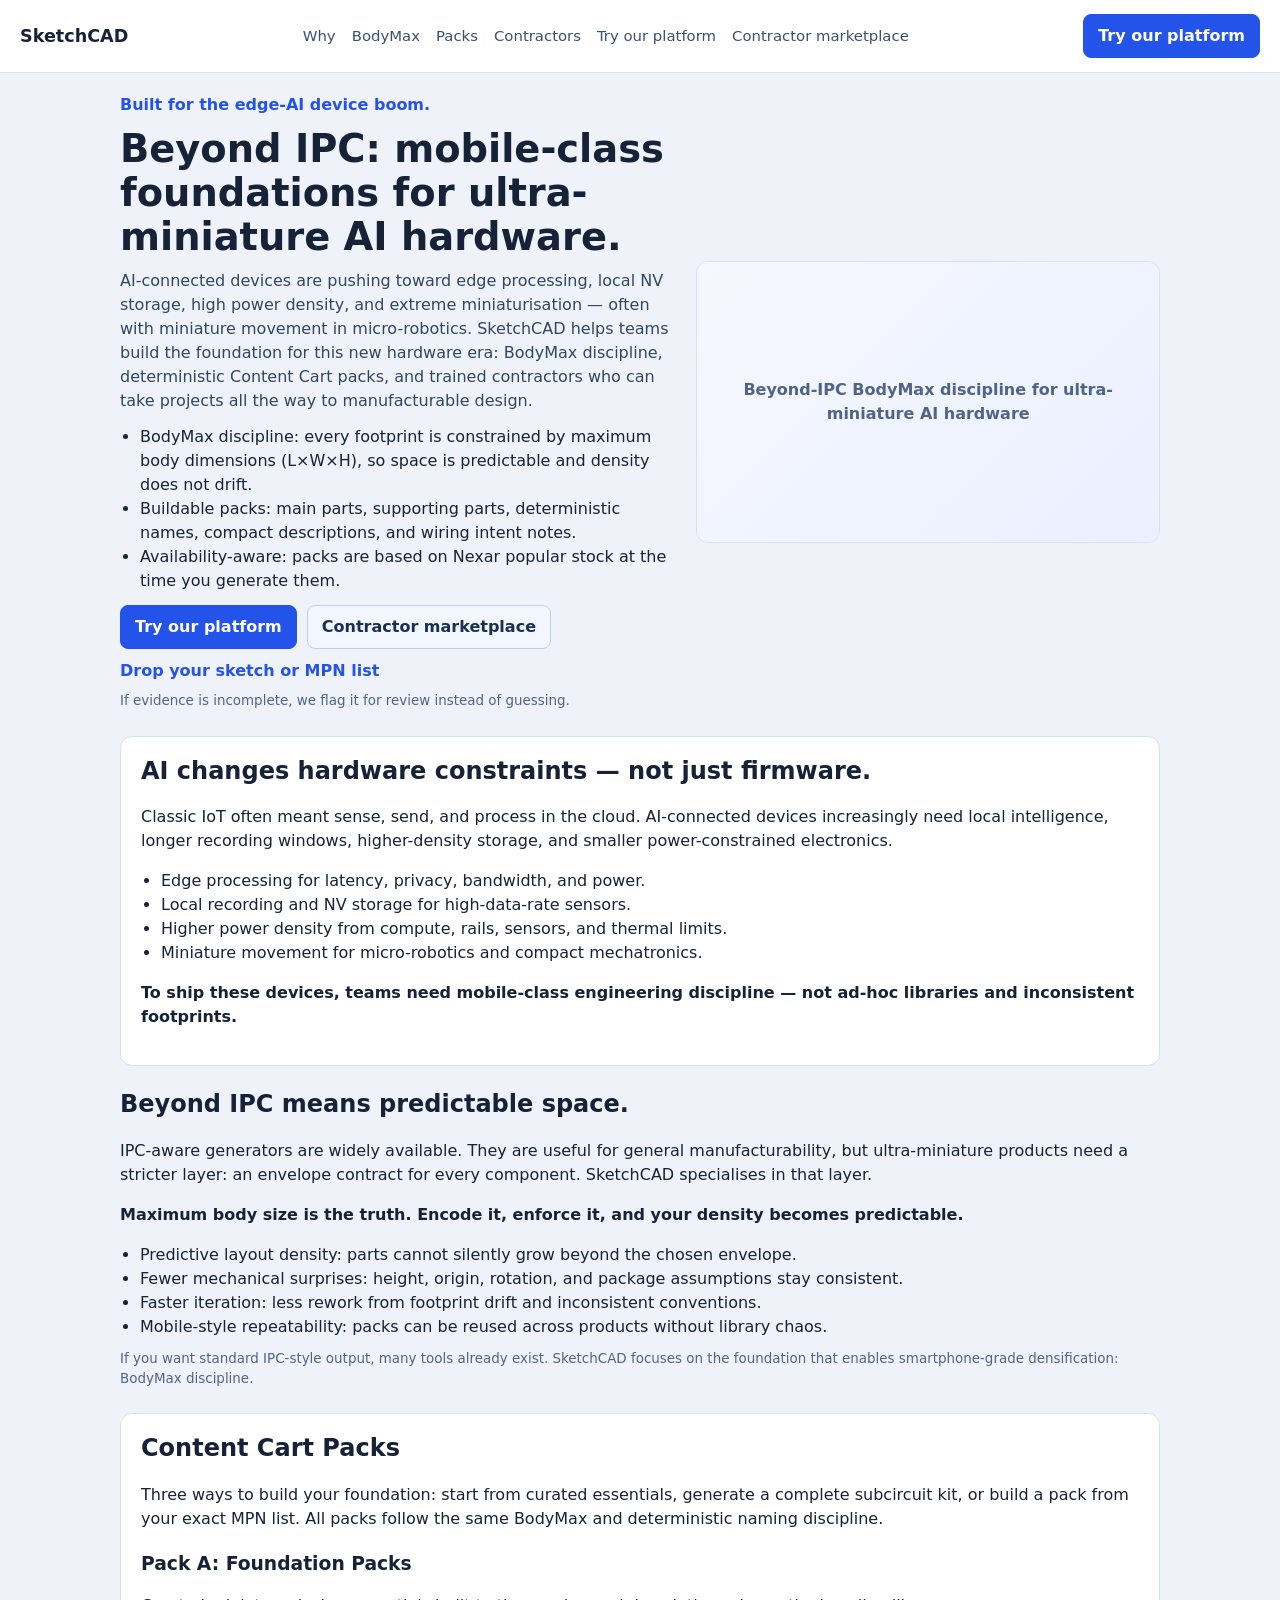
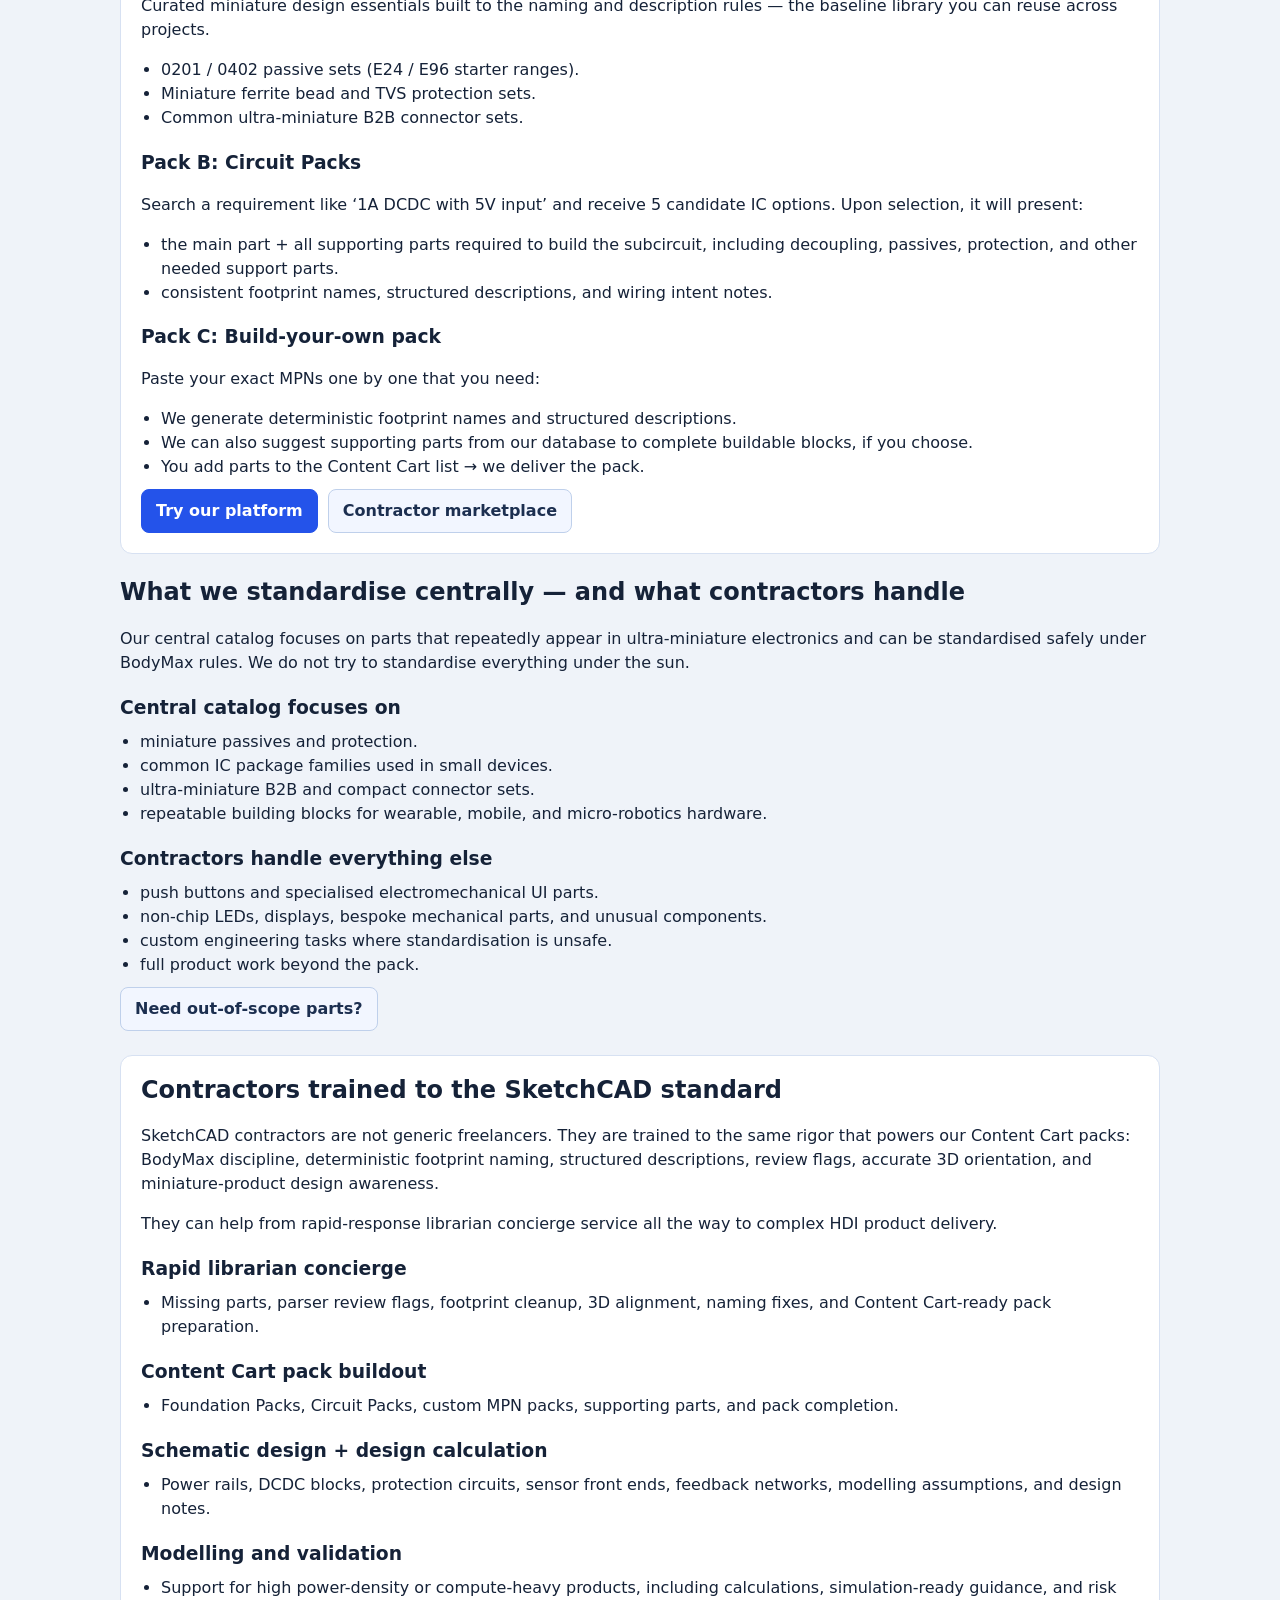
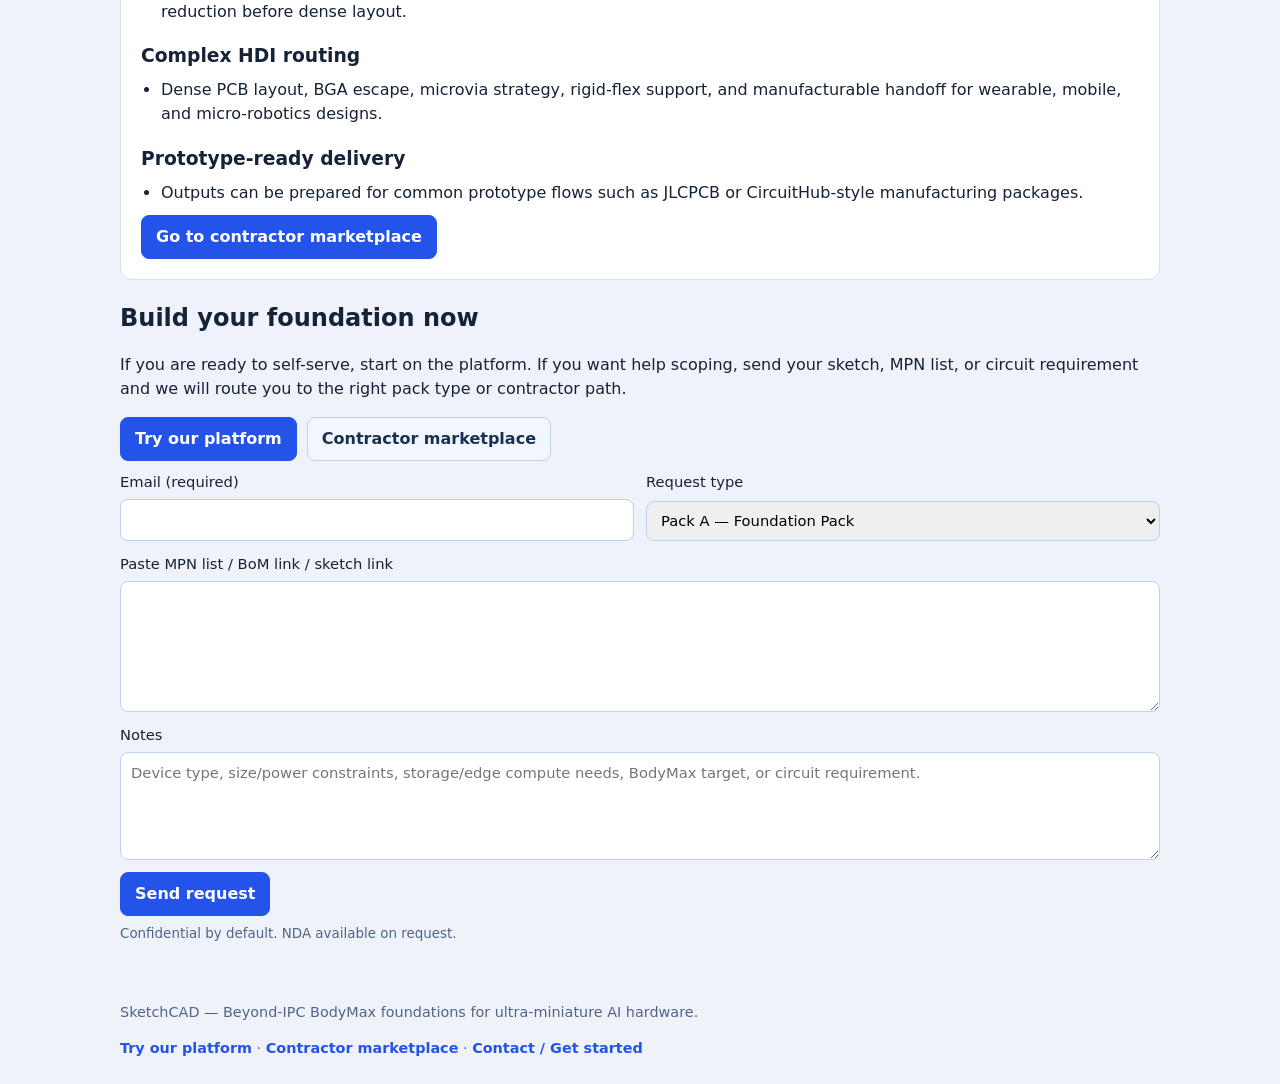
<file: index.html>
<!doctype html>
<html lang="en">
  <head>
    <meta charset="UTF-8" />
    <meta name="viewport" content="width=device-width, initial-scale=1.0" />
    <title>SketchCAD — Beyond-IPC foundations for ultra-miniature AI hardware</title>
    <meta
      name="description"
      content="Mobile-class hardware foundations for edge-AI devices. Build Content Cart packs with BodyMax discipline, deterministic footprint naming, Nexar-based availability signals, and trained Altium contractors."
    />
    <link rel="stylesheet" href="styles.css" />
  </head>
  <body>
    <header class="topbar">
      <a href="#" class="logo">SketchCAD</a>
      <nav class="nav-links">
        <a href="#why">Why</a>
        <a href="#bodymax">BodyMax</a>
        <a href="#packs">Packs</a>
        <a href="#contractors">Contractors</a>
        <a data-platform-link href="https://bomparser.netlify.app/" target="_blank" rel="noreferrer">Try our platform</a>
        <a data-marketplace-link href="/marketplace">Contractor marketplace</a>
      </nav>
      <a class="btn btn-primary" data-platform-link href="https://bomparser.netlify.app/" target="_blank" rel="noreferrer">Try our platform</a>
    </header>

    <main>
      <section class="hero section">
        <div class="hero-copy">
          <p class="eyebrow">Built for the edge-AI device boom.</p>
          <h1>Beyond IPC: mobile-class foundations for ultra-miniature AI hardware.</h1>
          <p class="lead">
            AI-connected devices are pushing toward edge processing, local NV storage, high power density, and extreme miniaturisation — often with miniature movement in micro-robotics. SketchCAD helps teams build the foundation for this new hardware era: BodyMax discipline, deterministic Content Cart packs, and trained contractors who can take projects all the way to manufacturable design.
          </p>
          <ul>
            <li>BodyMax discipline: every footprint is constrained by maximum body dimensions (L×W×H), so space is predictable and density does not drift.</li>
            <li>Buildable packs: main parts, supporting parts, deterministic names, compact descriptions, and wiring intent notes.</li>
            <li>Availability-aware: packs are based on Nexar popular stock at the time you generate them.</li>
          </ul>
          <div class="hero-cta two-cta">
            <a class="btn btn-primary" data-platform-link href="https://bomparser.netlify.app/" target="_blank" rel="noreferrer">Try our platform</a>
            <a class="btn btn-secondary" data-marketplace-link href="/marketplace">Contractor marketplace</a>
            <a class="inline-link" href="#get-started">Drop your sketch or MPN list</a>
          </div>
          <p class="micro">If evidence is incomplete, we flag it for review instead of guessing.</p>
        </div>
        <div class="hero-image-wrap">
          <div class="hero-image-placeholder" aria-label="BodyMax and Content Cart placeholder">Beyond-IPC BodyMax discipline for ultra-miniature AI hardware</div>
        </div>
      </section>

      <section id="why" class="section card">
        <h2>AI changes hardware constraints — not just firmware.</h2>
        <p>Classic IoT often meant sense, send, and process in the cloud. AI-connected devices increasingly need local intelligence, longer recording windows, higher-density storage, and smaller power-constrained electronics.</p>
        <ul>
          <li>Edge processing for latency, privacy, bandwidth, and power.</li>
          <li>Local recording and NV storage for high-data-rate sensors.</li>
          <li>Higher power density from compute, rails, sensors, and thermal limits.</li>
          <li>Miniature movement for micro-robotics and compact mechatronics.</li>
        </ul>
        <p class="slot-line">To ship these devices, teams need mobile-class engineering discipline — not ad-hoc libraries and inconsistent footprints.</p>
      </section>

      <section id="bodymax" class="section">
        <h2>Beyond IPC means predictable space.</h2>
        <p>IPC-aware generators are widely available. They are useful for general manufacturability, but ultra-miniature products need a stricter layer: an envelope contract for every component. SketchCAD specialises in that layer.</p>
        <p class="slot-line">Maximum body size is the truth. Encode it, enforce it, and your density becomes predictable.</p>
        <ul>
          <li>Predictive layout density: parts cannot silently grow beyond the chosen envelope.</li>
          <li>Fewer mechanical surprises: height, origin, rotation, and package assumptions stay consistent.</li>
          <li>Faster iteration: less rework from footprint drift and inconsistent conventions.</li>
          <li>Mobile-style repeatability: packs can be reused across products without library chaos.</li>
        </ul>
        <p class="micro">If you want standard IPC-style output, many tools already exist. SketchCAD focuses on the foundation that enables smartphone-grade densification: BodyMax discipline.</p>
      </section>

      <section id="packs" class="section card">
        <h2>Content Cart Packs</h2>
        <p>Three ways to build your foundation: start from curated essentials, generate a complete subcircuit kit, or build a pack from your exact MPN list. All packs follow the same BodyMax and deterministic naming discipline.</p>

        <h3>Pack A: Foundation Packs</h3>
        <p>Curated miniature design essentials built to the naming and description rules — the baseline library you can reuse across projects.</p>
        <ul>
          <li>0201 / 0402 passive sets (E24 / E96 starter ranges).</li>
          <li>Miniature ferrite bead and TVS protection sets.</li>
          <li>Common ultra-miniature B2B connector sets.</li>
        </ul>

        <h3>Pack B: Circuit Packs</h3>
        <p>Search a requirement like ‘1A DCDC with 5V input’ and receive 5 candidate IC options. Upon selection, it will present:</p>
        <ul>
          <li>the main part + all supporting parts required to build the subcircuit, including decoupling, passives, protection, and other needed support parts.</li>
          <li>consistent footprint names, structured descriptions, and wiring intent notes.</li>
        </ul>

        <h3>Pack C: Build-your-own pack</h3>
        <p>Paste your exact MPNs one by one that you need:</p>
        <ul>
          <li>We generate deterministic footprint names and structured descriptions.</li>
          <li>We can also suggest supporting parts from our database to complete buildable blocks, if you choose.</li>
          <li>You add parts to the Content Cart list → we deliver the pack.</li>
        </ul>

        <div class="two-cta">
          <a class="btn btn-primary" data-platform-link href="https://bomparser.netlify.app/" target="_blank" rel="noreferrer">Try our platform</a>
          <a class="btn btn-secondary" data-marketplace-link href="/marketplace">Contractor marketplace</a>
        </div>
      </section>

      <section id="coverage" class="section">
        <h2>What we standardise centrally — and what contractors handle</h2>
        <p>Our central catalog focuses on parts that repeatedly appear in ultra-miniature electronics and can be standardised safely under BodyMax rules. We do not try to standardise everything under the sun.</p>
        <h3>Central catalog focuses on</h3>
        <ul>
          <li>miniature passives and protection.</li>
          <li>common IC package families used in small devices.</li>
          <li>ultra-miniature B2B and compact connector sets.</li>
          <li>repeatable building blocks for wearable, mobile, and micro-robotics hardware.</li>
        </ul>
        <h3>Contractors handle everything else</h3>
        <ul>
          <li>push buttons and specialised electromechanical UI parts.</li>
          <li>non-chip LEDs, displays, bespoke mechanical parts, and unusual components.</li>
          <li>custom engineering tasks where standardisation is unsafe.</li>
          <li>full product work beyond the pack.</li>
        </ul>
        <a class="btn btn-secondary" data-marketplace-link href="/marketplace">Need out-of-scope parts?</a>
      </section>

      <section id="contractors" class="section card">
        <h2>Contractors trained to the SketchCAD standard</h2>
        <p>SketchCAD contractors are not generic freelancers. They are trained to the same rigor that powers our Content Cart packs: BodyMax discipline, deterministic footprint naming, structured descriptions, review flags, accurate 3D orientation, and miniature-product design awareness.</p>
        <p>They can help from rapid-response librarian concierge service all the way to complex HDI product delivery.</p>

        <h3>Rapid librarian concierge</h3>
        <ul>
          <li>Missing parts, parser review flags, footprint cleanup, 3D alignment, naming fixes, and Content Cart-ready pack preparation.</li>
        </ul>

        <h3>Content Cart pack buildout</h3>
        <ul>
          <li>Foundation Packs, Circuit Packs, custom MPN packs, supporting parts, and pack completion.</li>
        </ul>

        <h3>Schematic design + design calculation</h3>
        <ul>
          <li>Power rails, DCDC blocks, protection circuits, sensor front ends, feedback networks, modelling assumptions, and design notes.</li>
        </ul>

        <h3>Modelling and validation</h3>
        <ul>
          <li>Support for high power-density or compute-heavy products, including calculations, simulation-ready guidance, and risk reduction before dense layout.</li>
        </ul>

        <h3>Complex HDI routing</h3>
        <ul>
          <li>Dense PCB layout, BGA escape, microvia strategy, rigid-flex support, and manufacturable handoff for wearable, mobile, and micro-robotics designs.</li>
        </ul>

        <h3>Prototype-ready delivery</h3>
        <ul>
          <li>Outputs can be prepared for common prototype flows such as JLCPCB or CircuitHub-style manufacturing packages.</li>
        </ul>

        <a class="btn btn-primary" data-marketplace-link href="/marketplace">Go to contractor marketplace</a>
      </section>

      <section id="get-started" class="section">
        <h2>Build your foundation now</h2>
        <p>If you are ready to self-serve, start on the platform. If you want help scoping, send your sketch, MPN list, or circuit requirement and we will route you to the right pack type or contractor path.</p>

        <div class="two-cta">
          <a class="btn btn-primary" data-platform-link href="https://bomparser.netlify.app/" target="_blank" rel="noreferrer">Try our platform</a>
          <a class="btn btn-secondary" data-marketplace-link href="/marketplace">Contractor marketplace</a>
        </div>

        <form name="drop-your-sketch" method="POST" data-netlify="true" netlify-honeypot="bot-field">
          <input type="hidden" name="form-name" value="drop-your-sketch" />
          <p class="hidden"><label>Don’t fill this out: <input name="bot-field" /></label></p>

          <div class="form-grid">
            <label>
              Email (required)
              <input type="email" name="email" required autocomplete="email" />
            </label>
            <label>
              Request type
              <select name="request_type" required>
                <option>Pack A — Foundation Pack</option>
                <option>Pack B — Circuit Pack</option>
                <option>Pack C — MPN list to Content Cart</option>
                <option>Contractor task — librarian concierge</option>
                <option>Contractor task — schematic / PCB / HDI / manufacturable pack</option>
              </select>
            </label>
            <label>
              Paste MPN list / BoM link / sketch link
              <textarea name="input_data" rows="5" required></textarea>
            </label>
            <label>
              Notes
              <textarea name="notes" rows="4" placeholder="Device type, size/power constraints, storage/edge compute needs, BodyMax target, or circuit requirement."></textarea>
            </label>
          </div>

          <button class="btn btn-primary" type="submit">Send request</button>
          <p class="micro">Confidential by default. NDA available on request.</p>
        </form>
      </section>
    </main>

    <footer class="footer">
      <p>SketchCAD — Beyond-IPC BodyMax foundations for ultra-miniature AI hardware.</p>
      <p>
        <a class="inline-link" data-platform-link href="https://bomparser.netlify.app/" target="_blank" rel="noreferrer">Try our platform</a>
        ·
        <a class="inline-link" data-marketplace-link href="/marketplace">Contractor marketplace</a>
        ·
        <a class="inline-link" href="#get-started">Contact / Get started</a>
      </p>
    </footer>
    <script>
      const PLATFORM_URL = "https://bomparser.netlify.app/";
      const MARKETPLACE_URL = "/marketplace";

      document.querySelectorAll("[data-platform-link]").forEach((el) => {
        el.setAttribute("href", PLATFORM_URL);
      });

      document.querySelectorAll("[data-marketplace-link]").forEach((el) => {
        el.setAttribute("href", MARKETPLACE_URL);
      });
    </script>
  </body>
</html>
</file>
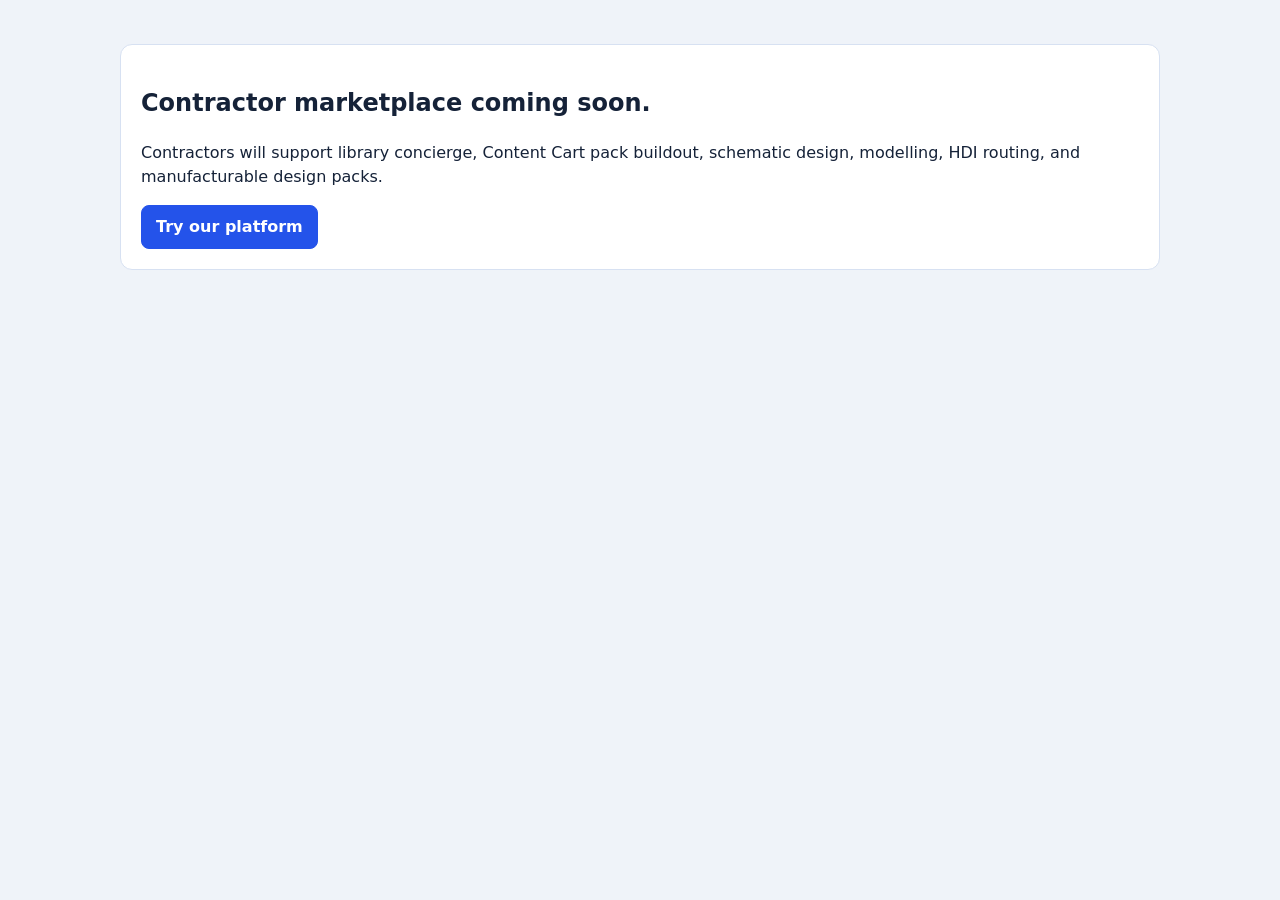
<file: marketplace.html>
<!doctype html>
<html lang="en">
  <head>
    <meta charset="UTF-8" />
    <meta name="viewport" content="width=device-width, initial-scale=1.0" />
    <title>SketchCAD Marketplace</title>
    <link rel="stylesheet" href="styles.css" />
  </head>
  <body>
    <main>
      <section class="section card" style="margin-top: 24px;">
        <h1>Contractor marketplace coming soon.</h1>
        <p>
          Contractors will support library concierge, Content Cart pack buildout, schematic design, modelling, HDI routing, and manufacturable design packs.
        </p>
        <a class="btn btn-primary" href="https://bomparser.netlify.app/" target="_blank" rel="noreferrer">Try our platform</a>
      </section>
    </main>
  </body>
</html>
</file>
<file: styles.css>
:root {
  font-family: Inter, system-ui, -apple-system, Segoe UI, Roboto, sans-serif;
  color: #152238;
  background: #eff3f9;
}

* {
  box-sizing: border-box;
}

body {
  margin: 0;
  background: #eff3f9;
  line-height: 1.5;
}

.topbar {
  position: sticky;
  top: 0;
  z-index: 20;
  display: flex;
  align-items: center;
  justify-content: space-between;
  gap: 14px;
  padding: 14px 20px;
  background: rgba(255, 255, 255, 0.95);
  border-bottom: 1px solid #d7e1f2;
  backdrop-filter: blur(6px);
}

.logo {
  text-decoration: none;
  color: #152238;
  font-weight: 700;
  font-size: 1.1rem;
}

.nav-links {
  display: flex;
  gap: 16px;
}

.nav-links a {
  color: #3a5072;
  text-decoration: none;
  font-size: 0.93rem;
}

main {
  max-width: 1080px;
  margin: 0 auto;
  padding: 20px;
}

.section {
  margin-bottom: 24px;
}

.hero {
  display: grid;
  grid-template-columns: 1.2fr 1fr;
  gap: 20px;
  align-items: center;
}

.hero-copy h1 {
  margin: 0 0 10px;
  font-size: clamp(2rem, 3vw, 2.6rem);
  line-height: 1.15;
}

.eyebrow {
  margin: 0 0 10px;
  color: #2453ea;
  font-weight: 600;
}

.lead {
  margin: 0 0 12px;
  color: #304763;
}

.hero-image-wrap {
  border: 1px solid #d7e1f2;
  border-radius: 12px;
  overflow: hidden;
  background: white;
  min-height: 280px;
}

.hero-image-placeholder {
  width: 100%;
  min-height: 280px;
  display: flex;
  align-items: center;
  justify-content: center;
  padding: 20px;
  color: #4f6486;
  background: linear-gradient(135deg, #f6f8ff, #eaf0ff);
  font-weight: 600;
  text-align: center;
}

.card {
  background: white;
  border: 1px solid #d7e1f2;
  border-radius: 12px;
  padding: 20px;
}

h2 {
  margin-top: 0;
  line-height: 1.2;
}

h3 {
  margin-bottom: 8px;
}

ul {
  margin: 0 0 10px;
  padding-left: 20px;
}

.btn {
  display: inline-flex;
  align-items: center;
  justify-content: center;
  border: 1px solid #bfd0eb;
  border-radius: 8px;
  padding: 9px 14px;
  font-weight: 600;
  text-decoration: none;
  cursor: pointer;
}

.btn-primary {
  background: #2453ea;
  color: white;
  border-color: #2453ea;
}

.btn-secondary {
  background: #f2f6ff;
  color: #1c2f50;
}

.hero-cta {
  margin-top: 12px;
}

.micro {
  font-size: 0.84rem;
  color: #4f6486;
  margin: 8px 0 0;
}

.slot-line {
  font-weight: 600;
}

form {
  margin-top: 10px;
}

.form-grid {
  display: grid;
  grid-template-columns: 1fr 1fr;
  gap: 12px;
  margin-bottom: 12px;
}

label {
  display: grid;
  gap: 6px;
  font-size: 0.92rem;
}

label:has(textarea) {
  grid-column: 1 / -1;
}

input,
select,
textarea,
button {
  font: inherit;
  border: 1px solid #bfd0eb;
  border-radius: 8px;
  padding: 9px 10px;
}

.hidden {
  position: absolute;
  left: -9999px;
}

@media (max-width: 900px) {
  .hero {
    grid-template-columns: 1fr;
  }

  .nav-links {
    display: none;
  }

  .form-grid {
    grid-template-columns: 1fr;
  }

  .standards-grid {
    grid-template-columns: 1fr;
  }
}



.two-cta {
  display: flex;
  gap: 10px;
  flex-wrap: wrap;
}

.standards-grid {
  display: grid;
  grid-template-columns: 1fr 1fr;
  gap: 12px;
  margin: 10px 0;
}

.mini-card {
  background: #f8faff;
  border: 1px solid #d7e1f2;
  border-radius: 10px;
  padding: 12px;
}

.footer {
  max-width: 1080px;
  margin: 0 auto 24px;
  padding: 0 20px;
  color: #4f6486;
  font-size: 0.9rem;
}

.inline-link {
  color: #2453ea;
  text-decoration: none;
  font-weight: 600;
  align-self: center;
}
</file>
